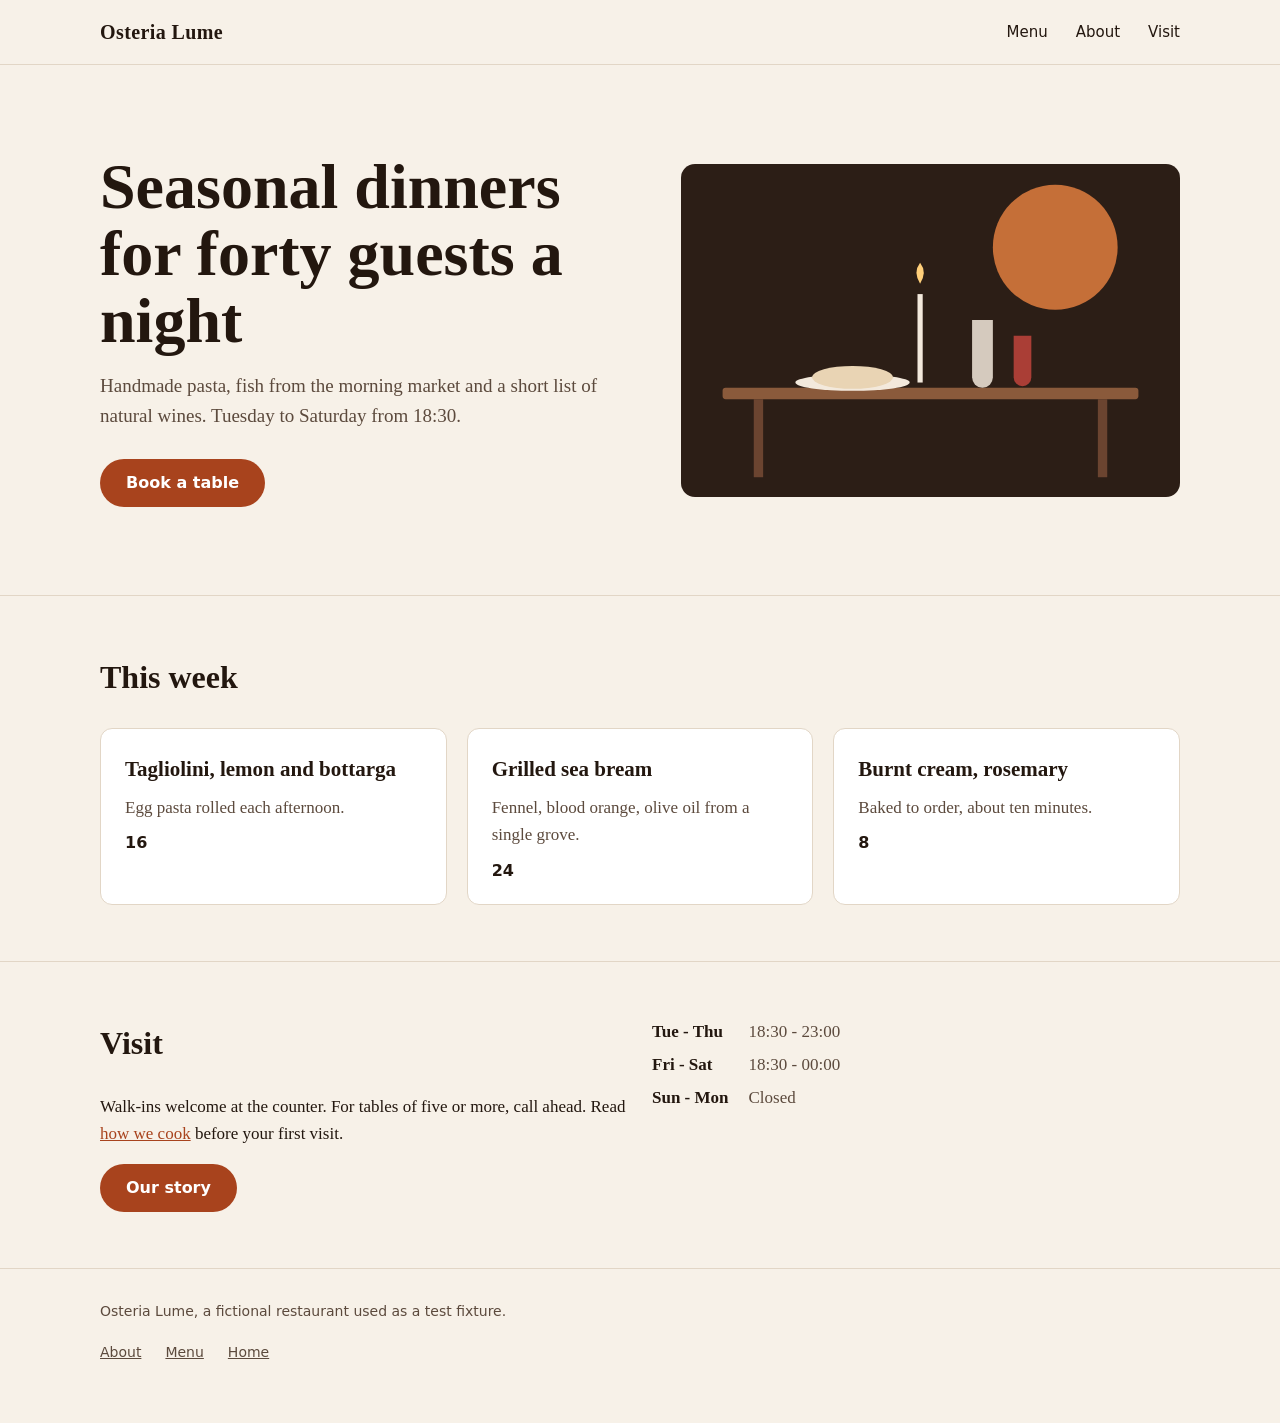
<file: studio-kit/skills/launch-qa/tests/fixtures/clean/index.html>
<!doctype html>
<html lang="en">
<head>
  <meta charset="utf-8">
  <meta name="viewport" content="width=device-width, initial-scale=1">
  <title>Osteria Lume - seasonal dinners, 40 covers</title>
  <meta name="description" content="Osteria Lume is a 40-cover neighbourhood restaurant. Seasonal menu, natural wines, open Tuesday to Saturday from 18:30.">
  <meta property="og:title" content="Osteria Lume">
  <meta property="og:image" content="images/og-card.png">
  <link rel="icon" href="data:,">
  <link rel="stylesheet" href="styles.css">
</head>
<body>
  <header>
    <div class="wrap bar">
      <a class="brand" href="index.html">Osteria Lume</a>
      <nav aria-label="Main">
        <a href="#menu">Menu</a>
        <a href="about.html">About</a>
        <a href="#visit">Visit</a>
      </nav>
    </div>
  </header>
  <main>
    <div class="wrap hero">
      <div>
        <h1>Seasonal dinners for forty guests a night</h1>
        <p>Handmade pasta, fish from the morning market and a short list of natural wines. Tuesday to Saturday from 18:30.</p>
        <a class="btn" href="#visit">Book a table</a>
      </div>
      <img src="images/table.svg" width="960" height="640" alt="A set table with a candle, a pasta plate and two glasses of wine">
    </div>
    <section id="menu">
      <div class="wrap">
        <h2>This week</h2>
        <div class="cards">
          <div class="card"><h3>Tagliolini, lemon and bottarga</h3><p>Egg pasta rolled each afternoon.</p><span class="price">16</span></div>
          <div class="card"><h3>Grilled sea bream</h3><p>Fennel, blood orange, olive oil from a single grove.</p><span class="price">24</span></div>
          <div class="card"><h3>Burnt cream, rosemary</h3><p>Baked to order, about ten minutes.</p><span class="price">8</span></div>
        </div>
      </div>
    </section>
    <section id="visit">
      <div class="wrap hours">
        <div>
          <h2>Visit</h2>
          <p>Walk-ins welcome at the counter. For tables of five or more, call ahead. Read <a href="about.html">how we cook</a> before your first visit.</p>
          <a class="btn" href="about.html">Our story</a>
        </div>
        <dl>
          <dt>Tue - Thu</dt><dd>18:30 - 23:00</dd>
          <dt>Fri - Sat</dt><dd>18:30 - 00:00</dd>
          <dt>Sun - Mon</dt><dd>Closed</dd>
        </dl>
      </div>
    </section>
  </main>
  <footer>
    <div class="wrap">
      Osteria Lume, a fictional restaurant used as a test fixture.
      <div class="links"><a href="about.html">About</a><a href="#menu">Menu</a><a href="index.html">Home</a></div>
    </div>
  </footer>
</body>
</html>
</file>
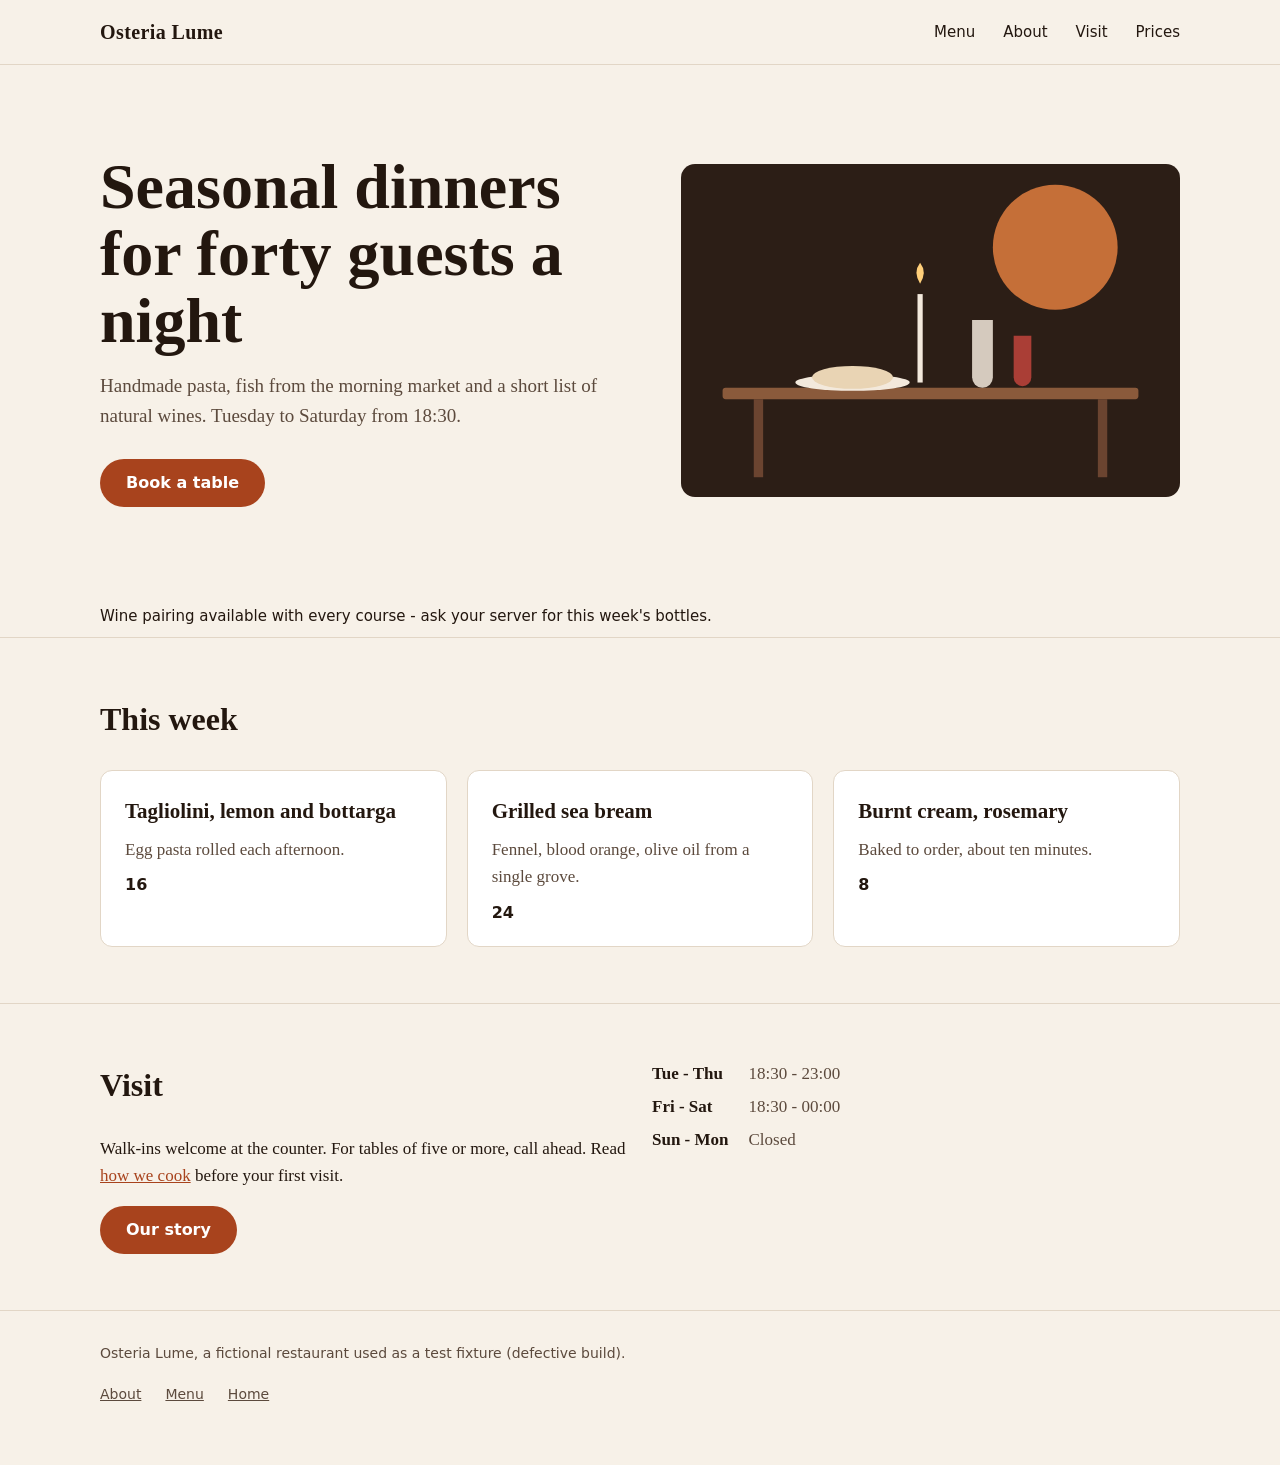
<file: studio-kit/skills/launch-qa/tests/fixtures/defective/index.html>
<!doctype html>
<html lang="en">
<head>
  <meta charset="utf-8">
  <meta name="viewport" content="width=device-width, initial-scale=1">
  <title>Osteria Lume - seasonal dinners, 40 covers</title>
  <meta name="description" content="Osteria Lume is a 40-cover neighbourhood restaurant. Seasonal menu, natural wines, open Tuesday to Saturday from 18:30.">
  <meta property="og:title" content="Osteria Lume">
  <meta property="og:image" content="images/og-card.png">
  <link rel="icon" href="data:,">
  <link rel="stylesheet" href="styles.css">
</head>
<body>
  <header>
    <div class="wrap bar">
      <a class="brand" href="index.html">Osteria Lume</a>
      <nav aria-label="Main">
        <a href="#menu">Menu</a>
        <a href="about.html">About</a>
        <a href="#visit">Visit</a>
        <a href="pricing.html">Prices</a>
      </nav>
    </div>
  </header>
  <main>
    <div class="wrap hero">
      <div>
        <h1>Seasonal dinners for forty guests a night</h1>
        <p>Handmade pasta, fish from the morning market and a short list of natural wines. Tuesday to Saturday from 18:30.</p>
        <a class="btn" href="#visit">Book a table</a>
      </div>
      <img src="images/table.svg" width="960" height="640">
    </div>
    <div class="wrap"><div style="width:900px;padding:12px 0;font:15px system-ui,sans-serif">Wine pairing available with every course - ask your server for this week's bottles.</div></div>
    <section id="menu">
      <div class="wrap">
        <h2>This week</h2>
        <div class="cards">
          <div class="card"><h3>Tagliolini, lemon and bottarga</h3><p>Egg pasta rolled each afternoon.</p><span class="price">16</span></div>
          <div class="card"><h3>Grilled sea bream</h3><p>Fennel, blood orange, olive oil from a single grove.</p><span class="price">24</span></div>
          <div class="card"><h3>Burnt cream, rosemary</h3><p>Baked to order, about ten minutes.</p><span class="price">8</span></div>
        </div>
      </div>
    </section>
    <section id="visit">
      <div class="wrap hours">
        <div>
          <h2>Visit</h2>
          <p>Walk-ins welcome at the counter. For tables of five or more, call ahead. Read <a href="about.html">how we cook</a> before your first visit.</p>
          <a class="btn" href="about.html">Our story</a>
        </div>
        <dl>
          <dt>Tue - Thu</dt><dd>18:30 - 23:00</dd>
          <dt>Fri - Sat</dt><dd>18:30 - 00:00</dd>
          <dt>Sun - Mon</dt><dd>Closed</dd>
        </dl>
      </div>
    </section>
  </main>
  <footer>
    <div class="wrap">
      Osteria Lume, a fictional restaurant used as a test fixture (defective build).
      <div class="links"><a href="about.html">About</a><a href="#menu">Menu</a><a href="index.html">Home</a></div>
    </div>
  </footer>
  <script>initCarousel(document.querySelector(".cards"));</script>
</body>
</html>
</file>
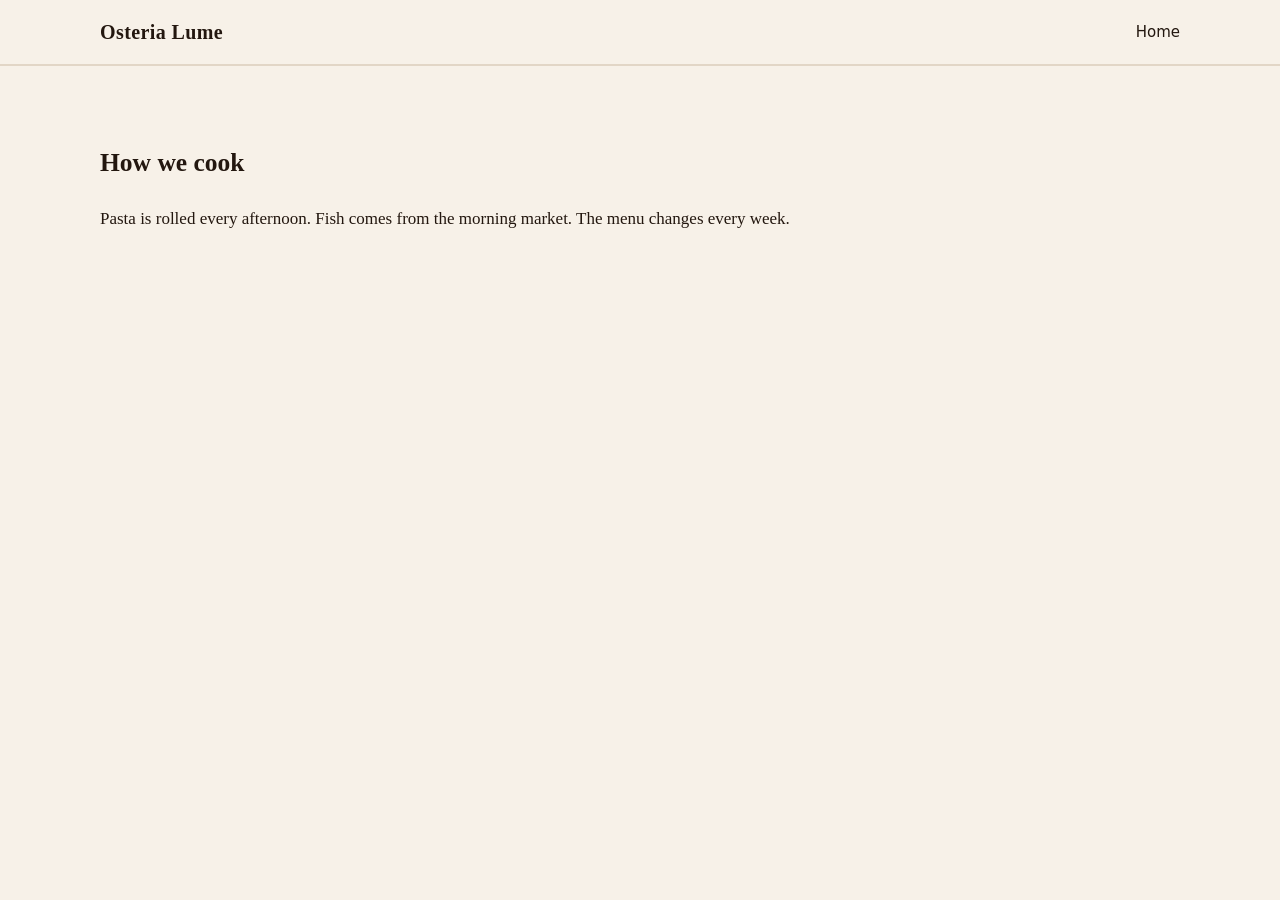
<file: studio-kit/skills/launch-qa/tests/fixtures/clean/about.html>
<!doctype html>
<html lang="en">
<head>
  <meta charset="utf-8">
  <meta name="viewport" content="width=device-width, initial-scale=1">
  <title>About - Osteria Lume</title>
  <meta name="description" content="How Osteria Lume cooks: pasta rolled each afternoon, fish from the morning market, a menu that changes every week.">
  <meta property="og:title" content="About Osteria Lume">
  <meta property="og:image" content="images/og-card.png">
  <link rel="icon" href="data:,">
  <link rel="stylesheet" href="styles.css">
</head>
<body>
  <header>
    <div class="wrap bar">
      <a class="brand" href="index.html">Osteria Lume</a>
      <nav aria-label="Main"><a href="index.html">Home</a></nav>
    </div>
  </header>
  <main>
    <section>
      <div class="wrap">
        <h1>How we cook</h1>
        <p>Pasta is rolled every afternoon. Fish comes from the morning market. The menu changes every week.</p>
      </div>
    </section>
  </main>
</body>
</html>
</file>
<file: studio-kit/skills/launch-qa/tests/fixtures/clean/styles.css>
:root {
  --ink: #23170f;
  --paper: #f7f1e8;
  --accent: #a8431d;
  --muted: #5c4a3d;
  --line: #e2d6c6;
}
* { box-sizing: border-box; }
html { -webkit-text-size-adjust: 100%; }
body {
  margin: 0;
  font: 17px/1.6 Georgia, "Times New Roman", serif;
  color: var(--ink);
  background: var(--paper);
}
img { max-width: 100%; height: auto; display: block; }
a { color: var(--accent); }
.wrap { max-width: 1120px; margin: 0 auto; padding: 0 20px; }
header { border-bottom: 1px solid var(--line); }
.bar { display: flex; align-items: center; justify-content: space-between; gap: 12px; min-height: 64px; }
.brand { font-size: 20px; font-weight: 700; white-space: nowrap; letter-spacing: 0.02em; color: var(--ink); text-decoration: none; padding: 10px 0; }
nav { display: flex; gap: 4px; margin-right: -12px; }
nav a { display: inline-block; padding: 12px 12px; min-height: 44px; color: var(--ink); text-decoration: none; font: 15px/20px system-ui, sans-serif; }
.hero { display: grid; gap: 32px; padding-top: 56px; padding-bottom: 64px; align-items: center; }
.hero h1 { font-size: clamp(36px, 6vw, 64px); line-height: 1.05; margin: 0 0 16px; }
.hero p { font-size: 19px; color: var(--muted); margin: 0 0 28px; max-width: 34em; }
.btn { display: inline-block; min-height: 48px; padding: 13px 26px; border-radius: 999px; background: var(--accent); color: #fff; text-decoration: none; font: 600 16px/22px system-ui, sans-serif; }
.hero img { border-radius: 14px; }
section { padding: 56px 0; border-top: 1px solid var(--line); }
h2 { font-size: 32px; margin: 0 0 24px; }
.cards { display: grid; gap: 20px; }
.card { background: #fff; border: 1px solid var(--line); border-radius: 12px; padding: 24px; }
.card h3 { margin: 0 0 8px; font-size: 21px; }
.card p { margin: 0; color: var(--muted); }
.price { display: block; margin-top: 12px; font: 600 16px system-ui, sans-serif; color: var(--ink); }
.hours { display: grid; gap: 24px; }
dl { margin: 0; display: grid; grid-template-columns: auto 1fr; gap: 6px 20px; align-content: start; }
dt { font-weight: 700; }
dd { margin: 0; color: var(--muted); }
footer { padding: 32px 0 48px; border-top: 1px solid var(--line); font: 14px/1.5 system-ui, sans-serif; color: var(--muted); }
footer .links { display: flex; gap: 8px; flex-wrap: wrap; margin: 8px 0 0 -8px; }
footer .links a { display: inline-block; padding: 12px 8px; min-height: 44px; color: var(--muted); }
@media (min-width: 760px) {
  .hero { grid-template-columns: 1.1fr 1fr; padding-top: 88px; padding-bottom: 88px; }
  .cards { grid-template-columns: repeat(3, 1fr); }
  .hours { grid-template-columns: 1fr 1fr; }
}
</file>
<file: studio-kit/skills/launch-qa/tests/fixtures/defective/styles.css>
:root {
  --ink: #23170f;
  --paper: #f7f1e8;
  --accent: #a8431d;
  --muted: #5c4a3d;
  --line: #e2d6c6;
}
* { box-sizing: border-box; }
html { -webkit-text-size-adjust: 100%; }
body {
  margin: 0;
  font: 17px/1.6 Georgia, "Times New Roman", serif;
  color: var(--ink);
  background: var(--paper);
}
img { max-width: 100%; height: auto; display: block; }
a { color: var(--accent); }
.wrap { max-width: 1120px; margin: 0 auto; padding: 0 20px; }
header { border-bottom: 1px solid var(--line); }
.bar { display: flex; align-items: center; justify-content: space-between; gap: 12px; min-height: 64px; }
.brand { font-size: 20px; font-weight: 700; white-space: nowrap; letter-spacing: 0.02em; color: var(--ink); text-decoration: none; padding: 10px 0; }
nav { display: flex; gap: 4px; margin-right: -12px; }
nav a { display: inline-block; padding: 12px 12px; min-height: 44px; color: var(--ink); text-decoration: none; font: 15px/20px system-ui, sans-serif; }
.hero { display: grid; gap: 32px; padding-top: 56px; padding-bottom: 64px; align-items: center; }
.hero h1 { font-size: clamp(36px, 6vw, 64px); line-height: 1.05; margin: 0 0 16px; }
.hero p { font-size: 19px; color: var(--muted); margin: 0 0 28px; max-width: 34em; }
.btn { display: inline-block; min-height: 48px; padding: 13px 26px; border-radius: 999px; background: var(--accent); color: #fff; text-decoration: none; font: 600 16px/22px system-ui, sans-serif; }
.hero img { border-radius: 14px; }
section { padding: 56px 0; border-top: 1px solid var(--line); }
h2 { font-size: 32px; margin: 0 0 24px; }
.cards { display: grid; gap: 20px; }
.card { background: #fff; border: 1px solid var(--line); border-radius: 12px; padding: 24px; }
.card h3 { margin: 0 0 8px; font-size: 21px; }
.card p { margin: 0; color: var(--muted); }
.price { display: block; margin-top: 12px; font: 600 16px system-ui, sans-serif; color: var(--ink); }
.hours { display: grid; gap: 24px; }
dl { margin: 0; display: grid; grid-template-columns: auto 1fr; gap: 6px 20px; align-content: start; }
dt { font-weight: 700; }
dd { margin: 0; color: var(--muted); }
footer { padding: 32px 0 48px; border-top: 1px solid var(--line); font: 14px/1.5 system-ui, sans-serif; color: var(--muted); }
footer .links { display: flex; gap: 8px; flex-wrap: wrap; margin: 8px 0 0 -8px; }
footer .links a { display: inline-block; padding: 12px 8px; min-height: 44px; color: var(--muted); }
@media (min-width: 760px) {
  .hero { grid-template-columns: 1.1fr 1fr; padding-top: 88px; padding-bottom: 88px; }
  .cards { grid-template-columns: repeat(3, 1fr); }
  .hours { grid-template-columns: 1fr 1fr; }
}
</file>
